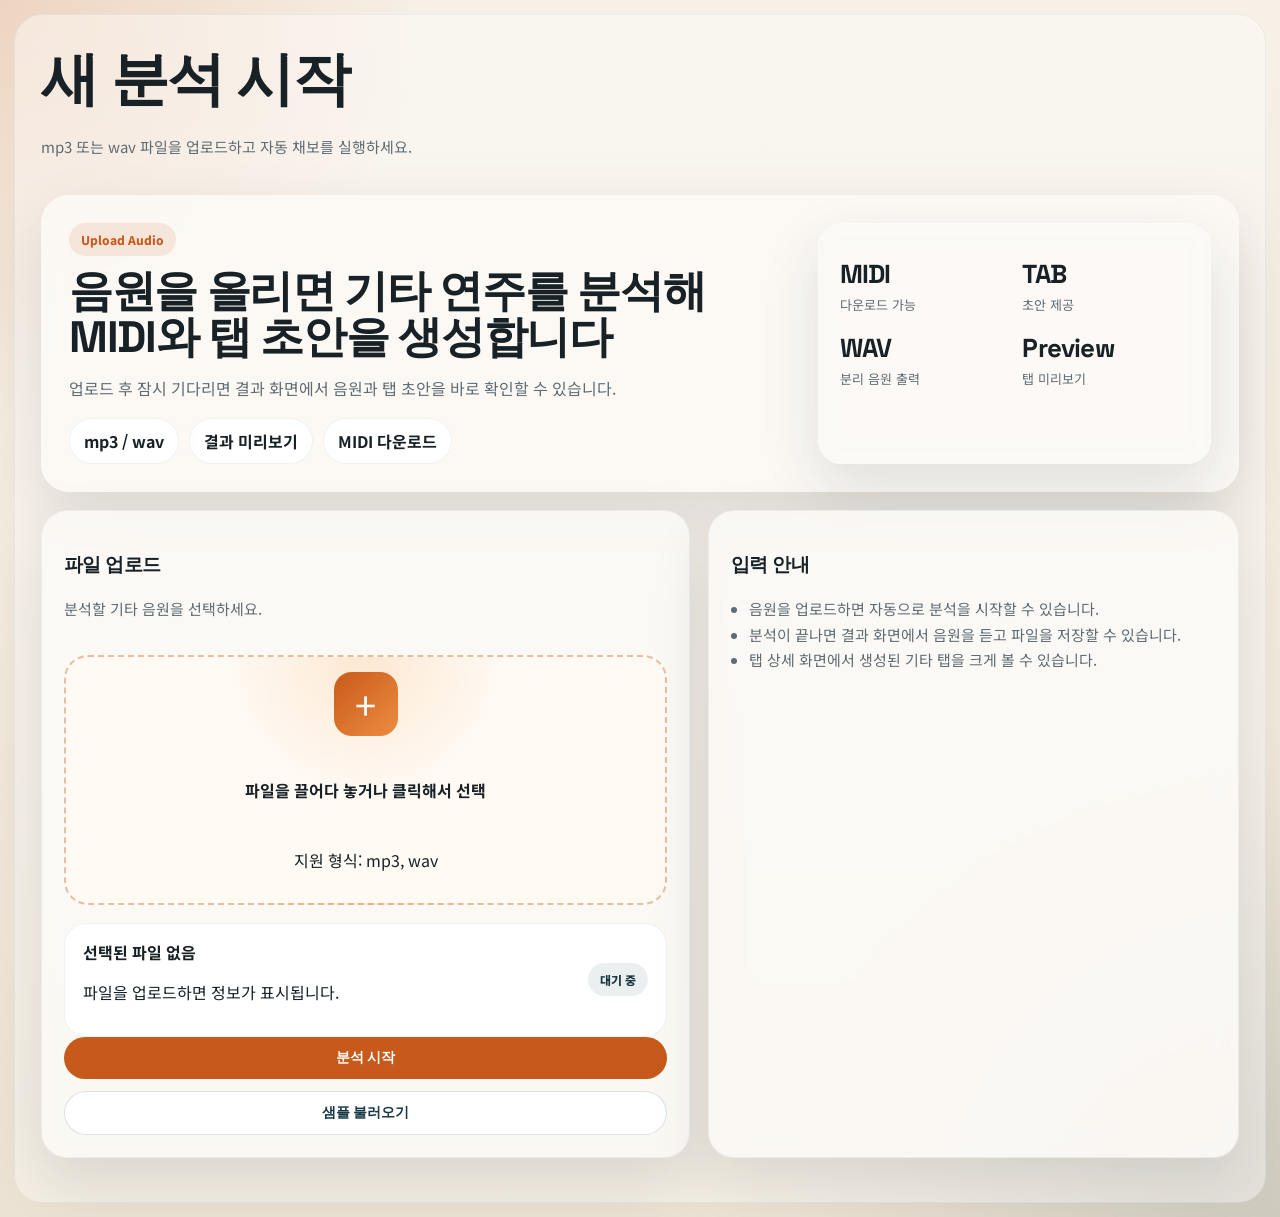
<file: frontend/index.html>
<!DOCTYPE html>
<html lang="ko">
<head>
  <meta charset="UTF-8">
  <meta name="viewport" content="width=device-width, initial-scale=1.0">
  <title>Stringsense</title>
  <link rel="preconnect" href="https://fonts.googleapis.com">
  <link rel="preconnect" href="https://fonts.gstatic.com" crossorigin>
  <link href="https://fonts.googleapis.com/css2?family=Noto+Sans+KR:wght@400;500;700;800&family=Space+Grotesk:wght@500;700&display=swap" rel="stylesheet">
  <link rel="stylesheet" href="./styles.css">
</head>
<body class="app-body">
  <div class="shell">
<main class="content">
      <header class="content__header">
        <div>
          <h1>새 분석 시작</h1>
          <p class="body-copy">mp3 또는 wav 파일을 업로드하고 자동 채보를 실행하세요.</p>
        </div>
      </header>

      <section class="hero-panel">
        <div>
          <span class="badge">Upload Audio</span>
          <h2>음원을 올리면 기타 연주를 분석해 MIDI와 탭 초안을 생성합니다</h2>
          <p>업로드 후 잠시 기다리면 결과 화면에서 음원과 탭 초안을 바로 확인할 수 있습니다.</p>
          <div class="hero-panel__chips">
            <span>mp3 / wav</span>
            <span>결과 미리보기</span>
            <span>MIDI 다운로드</span>
          </div>
        </div>
        <div class="stats-card">
          <div class="stats-card__grid">
            <div>
              <strong>MIDI</strong>
              <span>다운로드 가능</span>
            </div>
            <div>
              <strong>TAB</strong>
              <span>초안 제공</span>
            </div>
            <div>
              <strong>WAV</strong>
              <span>분리 음원 출력</span>
            </div>
            <div>
              <strong>Preview</strong>
              <span>탭 미리보기</span>
            </div>
          </div>
        </div>
      </section>

      <section class="grid grid--upload">
        <article class="card upload-card-real">
          <div class="card__head">
            <div>
              <h3>파일 업로드</h3>
              <p class="body-copy">분석할 기타 음원을 선택하세요.</p>
            </div>
          </div>

          <label class="dropzone-real" for="audio-file">
            <input id="audio-file" type="file" accept=".mp3,.wav,audio/mpeg,audio/wav" hidden>
            <div class="dropzone-real__icon">+</div>
            <strong>파일을 끌어다 놓거나 클릭해서 선택</strong>
            <p>지원 형식: mp3, wav</p>
          </label>

          <div class="file-row" id="selected-file">
            <div>
              <strong>선택된 파일 없음</strong>
              <p>파일을 업로드하면 정보가 표시됩니다.</p>
            </div>
            <span class="soft-pill">대기 중</span>
          </div>

          <div class="action-stack">
            <button class="button button--primary button--wide" id="start-button" type="button">분석 시작</button>
            <button class="button button--ghost button--wide" id="sample-button" type="button">샘플 불러오기</button>
          </div>
        </article>

        <article class="card">
          <div class="card__head">
            <div>
              <h3>입력 안내</h3>
            </div>
          </div>
          <ul class="feature-points">
            <li>음원을 업로드하면 자동으로 분석을 시작할 수 있습니다.</li>
            <li>분석이 끝나면 결과 화면에서 음원을 듣고 파일을 저장할 수 있습니다.</li>
            <li>탭 상세 화면에서 생성된 기타 탭을 크게 볼 수 있습니다.</li>
          </ul>
        </article>
      </section>
    </main>
  </div>
  <script src="./app.js"></script>
</body>
</html>
</file>
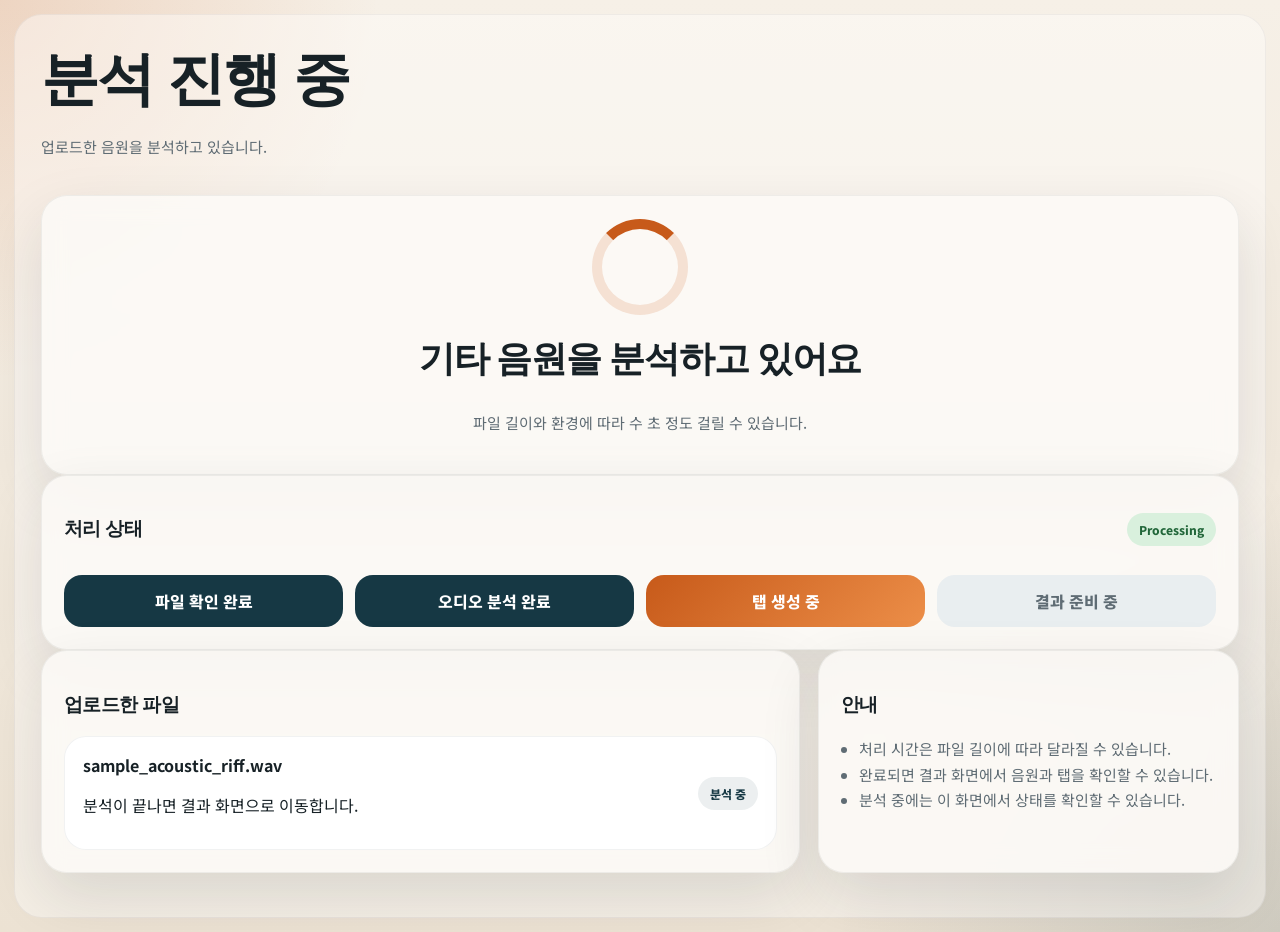
<file: frontend/processing.html>
<!DOCTYPE html>
<html lang="ko">
<head>
  <meta charset="UTF-8">
  <meta name="viewport" content="width=device-width, initial-scale=1.0">
  <title>Stringsense | 처리 상태</title>
  <link rel="preconnect" href="https://fonts.googleapis.com">
  <link rel="preconnect" href="https://fonts.gstatic.com" crossorigin>
  <link href="https://fonts.googleapis.com/css2?family=Noto+Sans+KR:wght@400;500;700;800&family=Space+Grotesk:wght@500;700&display=swap" rel="stylesheet">
  <link rel="stylesheet" href="./styles.css">
</head>
<body class="app-body">
  <div class="shell">
<main class="content">
      <header class="content__header">
        <div>
          <h1>분석 진행 중</h1>
          <p class="body-copy">업로드한 음원을 분석하고 있습니다.</p>
        </div>
      </header>

      <section class="card processing-card">
        <div class="processing-card__ring"></div>
        <h2>기타 음원을 분석하고 있어요</h2>
        <p class="body-copy">파일 길이와 환경에 따라 수 초 정도 걸릴 수 있습니다.</p>
      </section>

      <section class="card">
        <div class="result-head">
          <div>
            <h3>처리 상태</h3>
          </div>
          <span class="status-chip">Processing</span>
        </div>
        <div class="progress">
          <div class="progress__item progress__item--done">파일 확인 완료</div>
          <div class="progress__item progress__item--done">오디오 분석 완료</div>
          <div class="progress__item progress__item--active">탭 생성 중</div>
          <div class="progress__item">결과 준비 중</div>
        </div>
      </section>

      <section class="grid grid--result">
        <article class="card">
          <h3>업로드한 파일</h3>
          <div class="result-file">
            <div>
              <strong>sample_acoustic_riff.wav</strong>
              <p>분석이 끝나면 결과 화면으로 이동합니다.</p>
            </div>
            <span class="soft-pill">분석 중</span>
          </div>
        </article>
        <article class="card">
          <h3>안내</h3>
          <ul class="feature-points">
            <li>처리 시간은 파일 길이에 따라 달라질 수 있습니다.</li>
            <li>완료되면 결과 화면에서 음원과 탭을 확인할 수 있습니다.</li>
            <li>분석 중에는 이 화면에서 상태를 확인할 수 있습니다.</li>
          </ul>
        </article>
      </section>
    </main>
  </div>
  <script src="./app.js"></script>
</body>
</html>
</file>
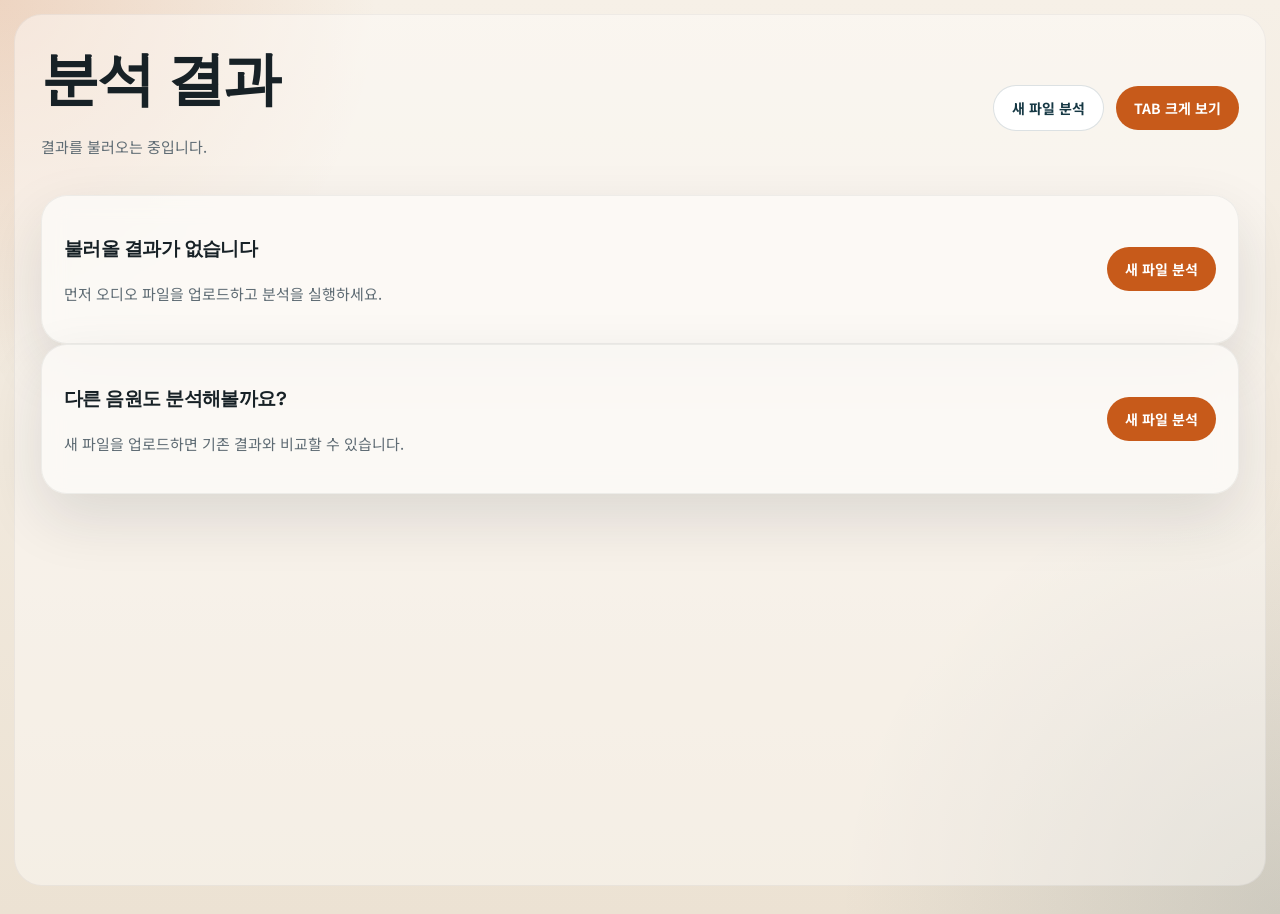
<file: frontend/result.html>
<!DOCTYPE html>
<html lang="ko">
<head>
  <meta charset="UTF-8">
  <meta name="viewport" content="width=device-width, initial-scale=1.0">
  <title>Stringsense | 결과 보기</title>
  <link rel="preconnect" href="https://fonts.googleapis.com">
  <link rel="preconnect" href="https://fonts.gstatic.com" crossorigin>
  <link href="https://fonts.googleapis.com/css2?family=Noto+Sans+KR:wght@400;500;700;800&family=Space+Grotesk:wght@500;700&display=swap" rel="stylesheet">
  <link rel="stylesheet" href="./styles.css">
</head>
<body class="app-body">
  <div class="shell">
<main class="content">
      <header class="content__header">
        <div>
          <h1>분석 결과</h1>
          <p class="body-copy" id="result-filename">결과를 불러오는 중입니다.</p>
        </div>
        <div class="tab-toolbar__group">
          <a class="button button--ghost" href="./index.html">새 파일 분석</a>
          <a class="button button--primary" href="./tab.html">TAB 크게 보기</a>
        </div>
      </header>

      <section class="grid grid--result" id="result-content">
        <div class="shell-preview">
          <article class="card">
            <h3>TAB 악보 PDF</h3>
            <p class="body-copy">생성된 오선보와 기타 TAB 악보를 확인하세요.</p>
            <p data-pdf-status>PDF를 불러오는 중입니다.</p>
            <iframe data-pdf-preview title="TAB 악보 PDF 미리보기" class="pdf-preview hidden"></iframe>
            <a data-pdf-download class="button button--dark hidden">PDF 다운로드</a>
            <a data-pdf-open class="button button--ghost hidden" target="_blank" rel="noopener">새 창에서 보기</a>
          </article>
          <div class="result-head">
            <div>
              <h3>오디오 확인</h3>
              <p class="body-copy">업로드한 원본 오디오를 다시 확인합니다.</p>
            </div>
            <span class="status-chip">Completed</span>
          </div>

          <div class="audio-player">
            <div class="card__head">
              <div>
                <h3>원본 음원</h3>
                <p class="body-copy">분석에 사용된 업로드 파일</p>
              </div>
            </div>
            <audio id="original-audio" controls style="width:100%; margin-top:8px;"></audio>
          </div>

        </div>

        <div class="grid">
          <article class="card">
            <h3>결과 파일</h3>
            <div class="result-file">
              <div>
                <strong>result.mid</strong>
                <p id="note-count">검출된 음표 수를 불러오는 중입니다.</p>
              </div>
              <a id="midi-download" class="button button--dark" href="#">다운로드</a>
            </div>
            <div class="result-file">
              <div>
                <strong>result_tab.txt</strong>
                <p>생성된 ASCII TAB 파일</p>
              </div>
              <a id="tab-download" class="button button--dark" href="#">다운로드</a>
            </div>
          </article>

          <article class="card">
            <div class="card__head">
              <div>
                <h3>TAB 미리보기</h3>
                <p class="body-copy">자동 생성된 기타 TAB 초안입니다.</p>
              </div>
            </div>
            <div class="tab-ascii">
              <pre id="tab-preview">분석 결과를 불러오는 중입니다.</pre>
            </div>
          </article>
        </div>
      </section>

      <section class="card retry-card hidden" id="missing-result">
        <div>
          <h3>불러올 결과가 없습니다</h3>
          <p class="body-copy">먼저 오디오 파일을 업로드하고 분석을 실행하세요.</p>
        </div>
        <a class="button button--primary" href="./index.html">새 파일 분석</a>
      </section>

      <section class="card retry-card">
        <div>
          <h3>다른 음원도 분석해볼까요?</h3>
          <p class="body-copy">새 파일을 업로드하면 기존 결과와 비교할 수 있습니다.</p>
        </div>
        <a class="button button--primary" href="./index.html">새 파일 분석</a>
      </section>
    </main>
  </div>
  <script src="./app.js"></script>
</body>
</html>
</file>
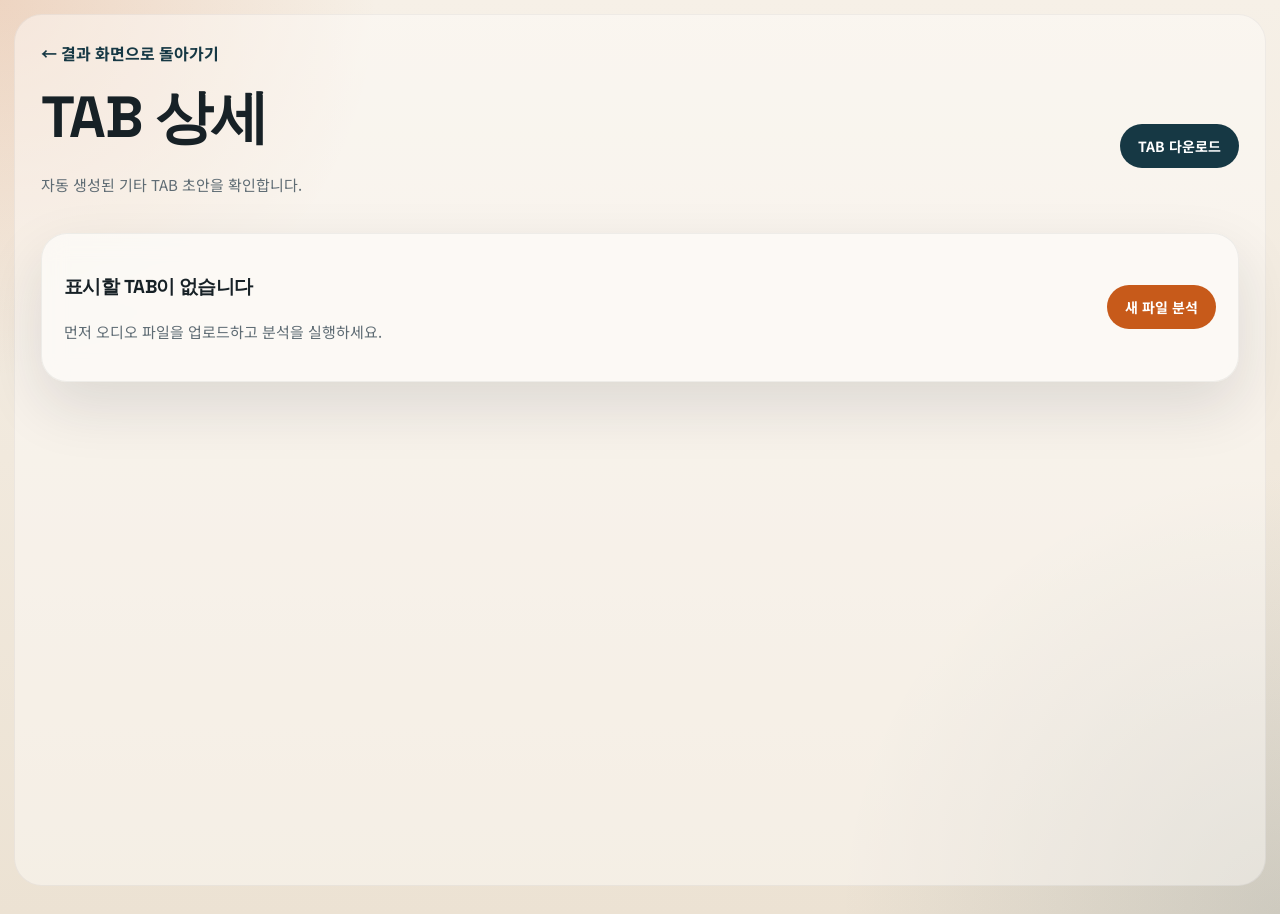
<file: frontend/tab.html>
<!DOCTYPE html>
<html lang="ko">
<head>
  <meta charset="UTF-8">
  <meta name="viewport" content="width=device-width, initial-scale=1.0">
  <title>Stringsense | TAB 상세</title>
  <link rel="preconnect" href="https://fonts.googleapis.com">
  <link rel="preconnect" href="https://fonts.gstatic.com" crossorigin>
  <link href="https://fonts.googleapis.com/css2?family=Noto+Sans+KR:wght@400;500;700;800&family=Space+Grotesk:wght@500;700&display=swap" rel="stylesheet">
  <link rel="stylesheet" href="./styles.css">
</head>
<body class="app-body">
  <div class="shell">
<main class="content">
      <a class="back-link" href="./result.html">← 결과 화면으로 돌아가기</a>

      <header class="content__header">
        <div>
          <h1>TAB 상세</h1>
          <p class="body-copy" id="tab-summary">자동 생성된 기타 TAB 초안을 확인합니다.</p>
        </div>
        <div class="tab-toolbar__group">
          <a class="button button--dark" id="tab-download-detail" href="#">TAB 다운로드</a>
        </div>
      </header>

      <section class="grid grid--tab" id="tab-content">
        <article class="card">
          <h3>TAB 악보 PDF</h3>
          <p class="body-copy">생성된 오선보와 기타 TAB 악보를 크게 확인하세요.</p>
          <p data-pdf-status>PDF를 불러오는 중입니다.</p>
          <iframe data-pdf-preview title="TAB 악보 PDF 미리보기" class="pdf-preview hidden"></iframe>
          <a data-pdf-download class="button button--dark hidden">PDF 다운로드</a>
          <a data-pdf-open class="button button--ghost hidden" target="_blank" rel="noopener">새 창에서 보기</a>
        </article>
        <article class="card">
          <div class="card__head">
            <div>
              <h3>ASCII TAB</h3>
              <p class="body-copy">result_tab.txt와 동일한 내용입니다.</p>
            </div>
            <span class="soft-pill">result_tab.txt</span>
          </div>
          <div class="tab-ascii">
            <pre id="tab-full">결과를 불러오는 중입니다.</pre>
          </div>
        </article>

        <div class="grid">
          <article class="card">
            <h3 class="section-tab">결과 파일</h3>
            <div class="mapping-block">
              <ul class="table-list">
                <li>ASCII TAB 텍스트 파일을 저장할 수 있습니다.</li>
                <li>MIDI 파일은 결과 화면에서 다운로드할 수 있습니다.</li>
                <li>새 샘플을 분석하면 이 화면의 내용도 갱신됩니다.</li>
              </ul>
            </div>
            <div class="action-stack">
              <a class="button button--dark button--wide" id="tab-download-side" href="#">TAB 다운로드</a>
              <a class="button button--ghost button--wide" href="./result.html">결과 화면으로 돌아가기</a>
            </div>
          </article>

          <article class="card">
            <h3 class="section-tab">시연 메모</h3>
            <ul class="event-list">
              <li>현재 결과는 자동 생성 초안입니다.</li>
              <li>단일 기타 단음 리프일수록 더 안정적인 결과가 나옵니다.</li>
              <li>코드 스트로크나 배경음이 많은 샘플은 정확도가 떨어질 수 있습니다.</li>
            </ul>
            <div class="action-stack">
              <a class="button button--primary button--wide" href="./index.html">새 파일 분석</a>
            </div>
          </article>
        </div>
      </section>

      <section class="card retry-card hidden" id="missing-tab">
        <div>
          <h3>표시할 TAB이 없습니다</h3>
          <p class="body-copy">먼저 오디오 파일을 업로드하고 분석을 실행하세요.</p>
        </div>
        <a class="button button--primary" href="./index.html">새 파일 분석</a>
      </section>
    </main>
  </div>
  <script src="./app.js"></script>
</body>
</html>
</file>
<file: frontend/styles.css>
:root {
  --bg: #efe7db;
  --panel: #fcfaf6;
  --panel-strong: #fffdfb;
  --ink: #172126;
  --muted: #5f6c74;
  --line: #ddd2c5;
  --accent: #c75a1a;
  --accent-2: #f6b36d;
  --deep: #163844;
  --deep-soft: #dcebed;
  --ok: #d9f0dd;
  --ok-ink: #216639;
  --shadow: 0 24px 60px rgba(23, 33, 38, 0.12);
}

* {
  box-sizing: border-box;
}

body {
  margin: 0;
  color: var(--ink);
  font-family: "Noto Sans KR", sans-serif;
}

.app-body {
  min-height: 100vh;
  background:
    radial-gradient(circle at top left, rgba(199, 90, 26, 0.18), transparent 24%),
    radial-gradient(circle at bottom right, rgba(22, 56, 68, 0.14), transparent 28%),
    linear-gradient(180deg, #f6f0e7 0%, #ece2d3 100%);
}

.shell {
  width: min(1440px, calc(100% - 28px));
  min-height: calc(100vh - 28px);
  margin: 14px auto;
  display: grid;
  grid-template-columns: minmax(0, 1fr);
  gap: 18px;
}

.sidebar,
.card,
.hero-panel,
.stats-card,
.shell-preview,
.audio-player {
  background: rgba(252, 250, 246, 0.88);
  backdrop-filter: blur(12px);
  box-shadow: var(--shadow);
}

.sidebar {
  border-radius: 28px;
  padding: 24px;
  display: flex;
  flex-direction: column;
  justify-content: space-between;
  border: 1px solid rgba(23, 33, 38, 0.06);
}

.logo {
  display: flex;
  align-items: center;
  gap: 14px;
  margin-bottom: 34px;
}

.logo__mark {
  width: 54px;
  height: 54px;
  border-radius: 18px;
  display: inline-flex;
  align-items: center;
  justify-content: center;
  background: linear-gradient(135deg, var(--accent), #e78837);
  color: white;
  font-family: "Space Grotesk", sans-serif;
  font-size: 28px;
  font-weight: 700;
}

.logo strong,
.content h1,
.hero-panel h2,
.card h3,
.metric strong,
.stats-card strong,
.section-tab {
  font-family: "Space Grotesk", sans-serif;
  letter-spacing: -0.03em;
}

.logo p,
.mini-copy,
.body-copy,
.feature-points li,
.note-box p,
.hero-panel p,
.tab-meta li,
.audio-player p,
.table-list li,
.event-list li,
.mapping-table td {
  color: var(--muted);
}

.nav {
  display: grid;
  gap: 10px;
}

.nav__item {
  padding: 14px 16px;
  border-radius: 18px;
  color: var(--ink);
  text-decoration: none;
  font-weight: 700;
  background: rgba(255, 255, 255, 0.65);
  border: 1px solid rgba(23, 33, 38, 0.05);
}

.nav__item--active {
  background: var(--deep);
  color: white;
}

.sidebar__foot {
  padding-top: 18px;
  border-top: 1px solid rgba(23, 33, 38, 0.08);
}

.mini-label {
  margin: 0 0 8px;
  font-size: 12px;
  letter-spacing: 0.12em;
  text-transform: uppercase;
  color: var(--accent);
  font-weight: 800;
}

.mini-copy,
.body-copy,
.feature-points,
.table-list,
.event-list,
.mapping-table {
  font-size: 15px;
  line-height: 1.7;
}

.content {
  min-width: 0;
  border-radius: 28px;
  padding: 26px;
  background: rgba(255, 253, 251, 0.45);
  border: 1px solid rgba(23, 33, 38, 0.05);
}

.content__header,
.card__head,
.result-head,
.tab-toolbar {
  display: flex;
  align-items: center;
  justify-content: space-between;
  gap: 16px;
}

.content__header {
  margin-bottom: 20px;
}

.content h1 {
  margin: 0;
  font-size: clamp(36px, 5vw, 58px);
}

.back-link {
  display: inline-flex;
  margin-bottom: 14px;
  color: var(--deep);
  text-decoration: none;
  font-weight: 700;
}

.button {
  border: 0;
  border-radius: 999px;
  padding: 12px 18px;
  font-weight: 700;
  font-size: 14px;
  text-decoration: none;
  display: inline-flex;
  align-items: center;
  justify-content: center;
  cursor: pointer;
  transition: transform 160ms ease;
}

.button:hover {
  transform: translateY(-1px);
}

.button--disabled,
.button[aria-disabled="true"] {
  opacity: 0.55;
  pointer-events: none;
  cursor: not-allowed;
}

.button--primary {
  background: var(--accent);
  color: white;
}

.button--dark {
  background: var(--deep);
  color: white;
}

.button--ghost {
  background: white;
  color: var(--deep);
  border: 1px solid rgba(22, 56, 68, 0.15);
}

.button--wide {
  width: 100%;
}

.badge,
.soft-pill,
.status-chip {
  display: inline-flex;
  align-items: center;
  justify-content: center;
  border-radius: 999px;
  font-size: 12px;
  font-weight: 800;
}

.badge {
  padding: 8px 12px;
  background: rgba(199, 90, 26, 0.12);
  color: var(--accent);
}

.soft-pill {
  padding: 8px 12px;
  background: rgba(22, 56, 68, 0.08);
  color: var(--deep);
}

.status-chip {
  padding: 8px 12px;
  background: var(--ok);
  color: var(--ok-ink);
}

.hero-panel {
  border-radius: 28px;
  padding: 28px;
  display: grid;
  grid-template-columns: 1.3fr 0.7fr;
  gap: 18px;
  margin-bottom: 18px;
}

.hero-panel h2 {
  margin: 12px 0;
  font-size: clamp(28px, 4vw, 44px);
  line-height: 1.05;
}

.hero-panel__chips {
  display: flex;
  flex-wrap: wrap;
  gap: 10px;
  margin-top: 18px;
}

.hero-panel__chips span {
  padding: 10px 14px;
  border-radius: 999px;
  background: white;
  border: 1px solid rgba(23, 33, 38, 0.06);
  font-weight: 700;
}

.stats-card {
  border-radius: 24px;
  padding: 22px;
}

.stats-card__grid,
.metrics,
.grid--three,
.grid--result,
.grid--tab {
  display: grid;
  gap: 16px;
}

.stats-card__grid {
  grid-template-columns: repeat(2, 1fr);
  margin-top: 12px;
}

.stats-card strong {
  display: block;
  font-size: 26px;
}

.stats-card span {
  color: var(--muted);
  font-size: 13px;
}

.grid {
  display: grid;
  min-width: 0;
  align-content: start;
  gap: 18px;
  margin-bottom: 18px;
}

.grid--upload {
  grid-template-columns: 1.1fr 0.9fr;
}

.grid--three {
  grid-template-columns: repeat(3, 1fr);
}

.grid--result {
  grid-template-columns: minmax(0, 1.8fr) minmax(280px, 1fr);
}

.grid--tab {
  grid-template-columns: minmax(0, 1.1fr) minmax(0, 0.9fr);
}

.grid > *,
.shell-preview > *,
.content__header > * {
  min-width: 0;
}

.grid--tab > .card:first-child {
  grid-column: 1 / -1;
}

.tab-toolbar__group {
  flex-wrap: wrap;
}

.result-file {
  flex-wrap: wrap;
}

.result-file > div {
  min-width: 0;
  overflow-wrap: anywhere;
}

.card {
  border-radius: 26px;
  padding: 22px;
  border: 1px solid rgba(23, 33, 38, 0.06);
}

.upload-card-real {
  min-height: 440px;
}

.dropzone-real {
  display: grid;
  place-items: center;
  text-align: center;
  min-height: 250px;
  margin: 18px 0;
  border-radius: 24px;
  border: 2px dashed rgba(199, 90, 26, 0.38);
  background:
    radial-gradient(circle at top, rgba(246, 179, 109, 0.26), transparent 36%),
    #fffaf4;
  cursor: pointer;
}

.dropzone-real.is-dragging {
  border-color: var(--accent);
  background: #ffecd8;
  box-shadow: inset 0 0 0 2px rgba(199, 90, 26, 0.18);
}

.dropzone-real__icon {
  width: 64px;
  height: 64px;
  border-radius: 18px;
  background: linear-gradient(135deg, var(--accent), #ee8d42);
  color: white;
  font-size: 38px;
  line-height: 64px;
  margin-bottom: 12px;
}

.file-row,
.action-row,
.audio-list li,
.metric,
.result-file,
.tab-toolbar__group {
  display: flex;
  align-items: center;
  justify-content: space-between;
  gap: 12px;
}

.action-stack {
  display: grid;
  gap: 12px;
}

.file-row,
.result-file,
.audio-player,
.note-box,
.tab-ascii,
.mapping-block,
.table-wrap {
  border-radius: 22px;
  background: white;
  border: 1px solid rgba(23, 33, 38, 0.06);
}

.file-row,
.result-file,
.audio-player,
.note-box,
.mapping-block {
  padding: 16px 18px;
}

.feature-points,
.table-list,
.event-list {
  margin: 0;
  padding-left: 18px;
}

.note-box {
  margin-top: 18px;
}

.note-box strong,
.section-tab,
.metric strong {
  display: block;
}

.metrics {
  grid-template-columns: repeat(4, 1fr);
}

.metric {
  padding: 16px 18px;
  border-radius: 22px;
  background: rgba(255, 255, 255, 0.85);
  border: 1px solid rgba(23, 33, 38, 0.06);
}

.metric strong {
  font-size: 28px;
}

.metric span {
  color: var(--muted);
  font-size: 13px;
}

.progress {
  display: grid;
  grid-template-columns: repeat(4, 1fr);
  gap: 12px;
  margin-top: 14px;
}

.progress__item {
  padding: 14px;
  border-radius: 18px;
  text-align: center;
  background: #e9eef0;
  color: var(--muted);
  font-weight: 800;
}

.progress__item--done {
  background: var(--deep);
  color: white;
}

.progress__item--active {
  background: linear-gradient(135deg, var(--accent), #ec8e48);
  color: white;
}

.audio-list {
  list-style: none;
  padding: 0;
  margin: 0;
  display: grid;
  gap: 12px;
}

.audio-player {
  display: grid;
  gap: 14px;
}

.audio-bar {
  display: grid;
  gap: 8px;
}

.audio-bar__track {
  height: 10px;
  border-radius: 999px;
  background: #e8edef;
  overflow: hidden;
}

.audio-bar__track span {
  display: block;
  height: 100%;
  border-radius: 999px;
  background: linear-gradient(90deg, var(--accent), #ef9551);
}

.audio-bar__time {
  display: flex;
  justify-content: space-between;
  font-size: 13px;
  color: var(--muted);
}

.result-file + .result-file,
.audio-player + .audio-player {
  margin-top: 12px;
}

.tab-ascii {
  min-width: 0;
  max-width: 100%;
  padding: 22px;
  background: #132129;
  color: #f5f7f9;
  overflow: auto;
}

.tab-ascii pre {
  margin: 0;
  font-family: Consolas, "Courier New", monospace;
  font-size: 16px;
  line-height: 2;
}

.tab-meta {
  margin: 16px 0 0;
  padding-left: 18px;
}

.section-tab {
  margin-bottom: 14px;
  font-size: 24px;
}

.mapping-table {
  width: 100%;
  border-collapse: collapse;
}

.mapping-table th,
.mapping-table td {
  padding: 10px 12px;
  border-bottom: 1px solid rgba(23, 33, 38, 0.08);
  text-align: left;
}

.mapping-table th {
  color: var(--ink);
}

.table-wrap {
  overflow: hidden;
}

.shell-preview {
  border-radius: 28px;
  padding: 24px;
  min-height: 100%;
}

.retry-card {
  display: flex;
  align-items: center;
  justify-content: space-between;
  gap: 16px;
}

.hidden {
  display: none !important;
}

.processing-card {
  display: grid;
  place-items: center;
  text-align: center;
  min-height: 280px;
}

.processing-card h2 {
  margin: 18px 0 8px;
  font-family: "Space Grotesk", sans-serif;
  font-size: 36px;
  letter-spacing: -0.03em;
}

.processing-card__ring {
  width: 96px;
  height: 96px;
  border-radius: 50%;
  border: 10px solid rgba(199, 90, 26, 0.15);
  border-top-color: var(--accent);
  animation: spin 1.2s linear infinite;
}

@keyframes spin {
  to {
    transform: rotate(360deg);
  }
}

@media (max-width: 1100px) {
  .shell,
  .grid--upload,
  .grid--result,
  .grid--tab,
  .hero-panel {
    grid-template-columns: 1fr;
  }

  .grid--three,
  .metrics,
  .progress {
    grid-template-columns: repeat(2, 1fr);
  }
}

@media (max-width: 720px) {
  .shell {
    width: min(100% - 16px, 1440px);
    margin: 8px auto;
    grid-template-columns: 1fr;
  }

  .sidebar,
  .content {
    border-radius: 24px;
  }

  .grid--three,
  .metrics,
  .progress,
  .stats-card__grid {
    grid-template-columns: 1fr;
  }

  .content {
    padding: 18px;
  }

  .content__header,
  .card__head,
  .result-head,
  .tab-toolbar,
  .action-row,
  .file-row,
  .retry-card {
    flex-direction: column;
    align-items: flex-start;
  }
}
.pdf-preview {
  display: block;
  width: 100%;
  height: 680px;
  border: 1px solid #ddd;
  margin: 16px 0;
  background: white;
}
</file>
